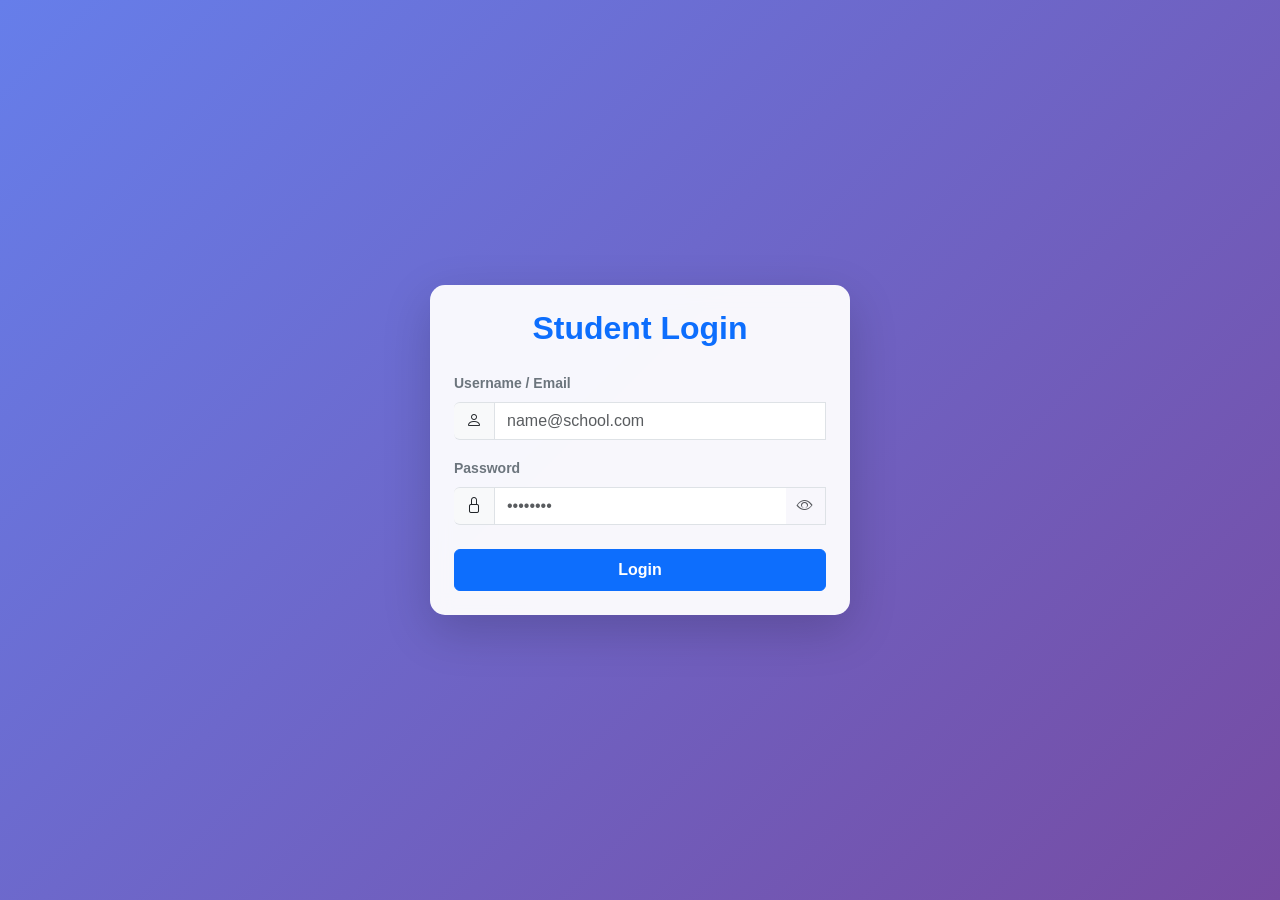
<file: index.html>
<!DOCTYPE html>
<html lang="en">
<head>
    <meta charset="UTF-8">
    <meta name="viewport" content="width=device-width, initial-scale=1">
    <title>Student Login</title>

    <link href="https://cdn.jsdelivr.net/npm/bootstrap@5.3.3/dist/css/bootstrap.min.css" rel="stylesheet">
    <link rel="stylesheet" href="https://cdn.jsdelivr.net/npm/bootstrap-icons@1.11.3/font/bootstrap-icons.min.css">

    <style>
        /* Custom Styling embedded directly */
        body.login-bg {
            background: linear-gradient(135deg, #667eea 0%, #764ba2 100%);
            min-height: 100vh;
            font-family: 'Segoe UI', Tahoma, Geneva, Verdana, sans-serif;
        }

        .login-card {
            width: 100%;
            max-width: 420px;
            border: none;
            border-radius: 15px;
            background: rgba(255, 255, 255, 0.95);
            backdrop-filter: blur(10px);
            transition: transform 0.3s ease, box-shadow 0.3s ease;
        }

        /* Subtle hover effect for interactivity */
        .login-card:hover {
            transform: translateY(-5px);
            box-shadow: 0 15px 30px rgba(0, 0, 0, 0.25) !important;
        }

        .input-group-text {
            background-color: transparent;
            border-left: none;
            cursor: pointer;
        }

        .form-control:focus + .input-group-text {
            border-color: #86b7fe;
        }
        
        .password-toggle {
            transition: color 0.2s;
        }
        
        .password-toggle:hover {
            color: #0d6efd !important;
        }
    </style>
</head>
<body class="login-bg">

<div class="container vh-100 d-flex justify-content-center align-items-center">

    <div class="card shadow-lg p-4 login-card">
        
        <h2 class="text-center text-primary mb-4 fw-bold">Student Login</h2>
        
        <form id="loginForm" novalidate>
            
            <div class="mb-3">
                <label for="username" class="form-label text-secondary small fw-semibold">Username / Email</label>
                <div class="input-group">
                    <span class="input-group-text bg-light"><i class="bi bi-person"></i></span>
                    <input type="email" id="username" class="form-control" placeholder="name@school.com" required>
                    <div class="invalid-feedback">Please enter a valid email address.</div>
                </div>
            </div>

            <div class="mb-4">
                <label for="password" class="form-label text-secondary small fw-semibold">Password</label>
                <div class="input-group">
                    <span class="input-group-text bg-light"><i class="bi bi-lock"></i></span>
                    <input type="password" id="password" class="form-control" style="border-right: none;" placeholder="••••••••" required>
                    <span class="input-group-text text-muted" id="togglePassword">
                        <i class="bi bi-eye password-toggle"></i>
                    </span>
                    <div class="invalid-feedback">Password cannot be empty.</div>
                </div>
            </div>

            <button type="submit" id="submitBtn" class="btn btn-primary w-100 fw-bold py-2">
                <span id="btnText">Login</span>
                <span id="btnSpinner" class="spinner-border spinner-border-sm d-none" role="status" aria-hidden="true"></span>
            </button>
            
        </form>

    </div>
</div>

<script src="https://cdn.jsdelivr.net/npm/bootstrap@5.3.3/dist/js/bootstrap.bundle.min.js"></script>

<script>
    // 1. Interactive Password Visibility Toggle
    const togglePassword = document.querySelector('#togglePassword');
    const passwordInput = document.querySelector('#password');

    togglePassword.addEventListener('click', function () {
        const type = passwordInput.getAttribute('type') === 'password' ? 'text' : 'password';
        passwordInput.setAttribute('type', type);
        
        // Toggle the eye icon design
        this.querySelector('i').classList.toggle('bi-eye');
        this.querySelector('i').classList.toggle('bi-eye-slash');
    });

    // 2. Interactive Form Validation and Loading State
    const form = document.querySelector('#loginForm');
    const submitBtn = document.querySelector('#submitBtn');
    const btnText = document.querySelector('#btnText');
    const btnSpinner = document.querySelector('#btnSpinner');

    form.addEventListener('submit', function (event) {
        event.preventDefault(); // Stop standard form submission
        event.stopPropagation();

        // Check Bootstrap validation rules
        if (!form.checkValidity()) {
            form.classList.add('was-validated');
        } else {
            // Trigger interactive loading animation
            submitBtn.disabled = true;
            btnText.textContent = "Authenticating...";
            btnSpinner.classList.remove('d-none');

            // Simulate server authentication delay before redirecting
            setTimeout(() => {
                window.location.href = "dashboard.html";
            }, 1500);
        }
    });
</script>

</body>
</html>
</file>
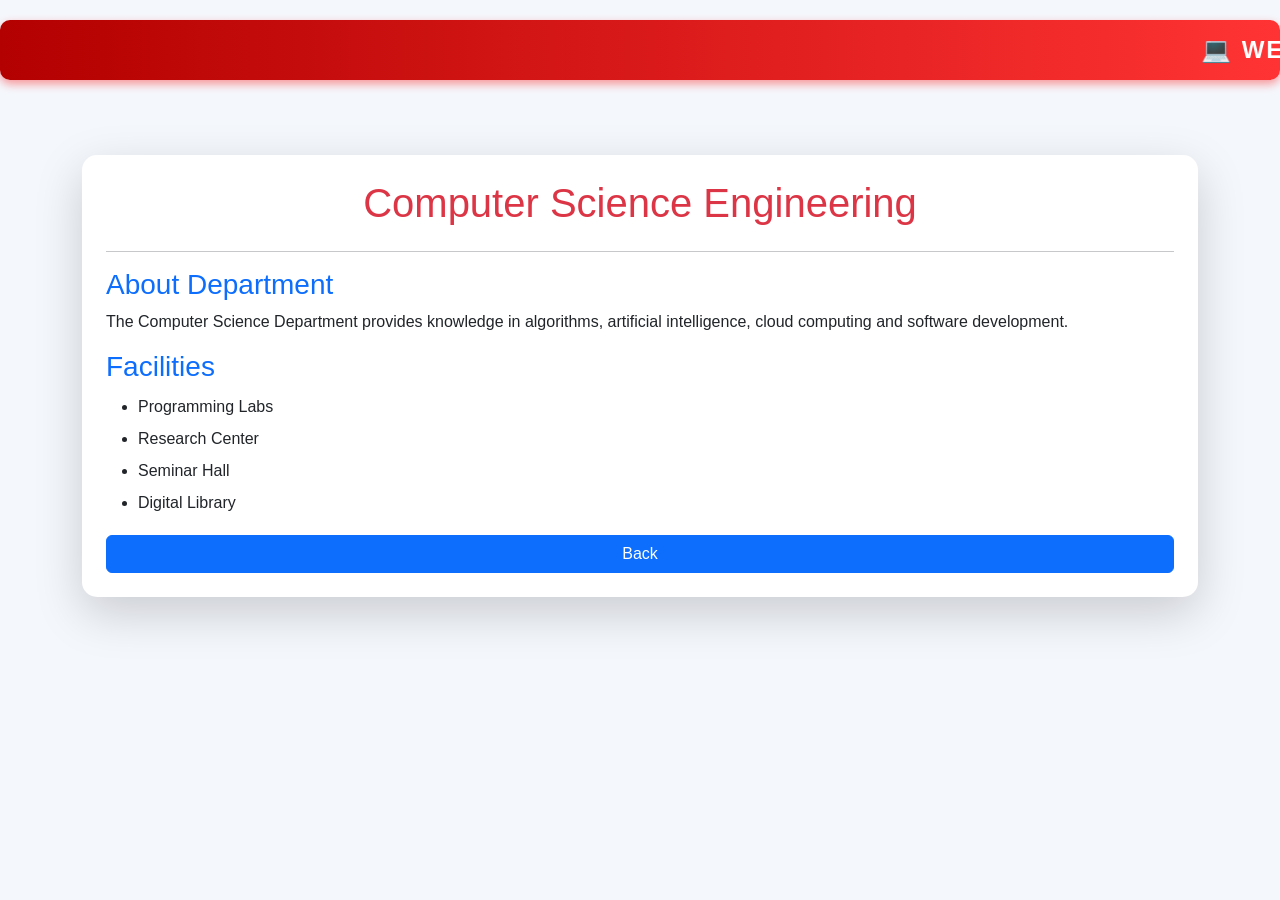
<file: cse.html>
<!DOCTYPE html>
<html lang="en">
<head>

<meta charset="UTF-8">

<title>CSE Department</title>

<link href="https://cdn.jsdelivr.net/npm/bootstrap@5.3.3/dist/css/bootstrap.min.css" rel="stylesheet">

<link rel="stylesheet" href="style.css">

</head>

<body>
<marquee class="notice" direction="left" scrollamount="8">
    💻 Welcome to the Computer Science Engineering Department 💻
</marquee>
<div class="container py-5">

<div class="card shadow-lg p-4">

<h1 class="text-center text-danger">
Computer Science Engineering
</h1>

<hr>

<h3>About Department</h3>

<p>
The Computer Science Department provides knowledge in algorithms,
artificial intelligence, cloud computing and software development.
</p>

<h3>Facilities</h3>

<ul>
<li>Programming Labs</li>
<li>Research Center</li>
<li>Seminar Hall</li>
<li>Digital Library</li>
</ul>

<a href="dashboard.html" class="btn btn-primary">
Back
</a>

</div>

</div>

</body>
</html>
</file>
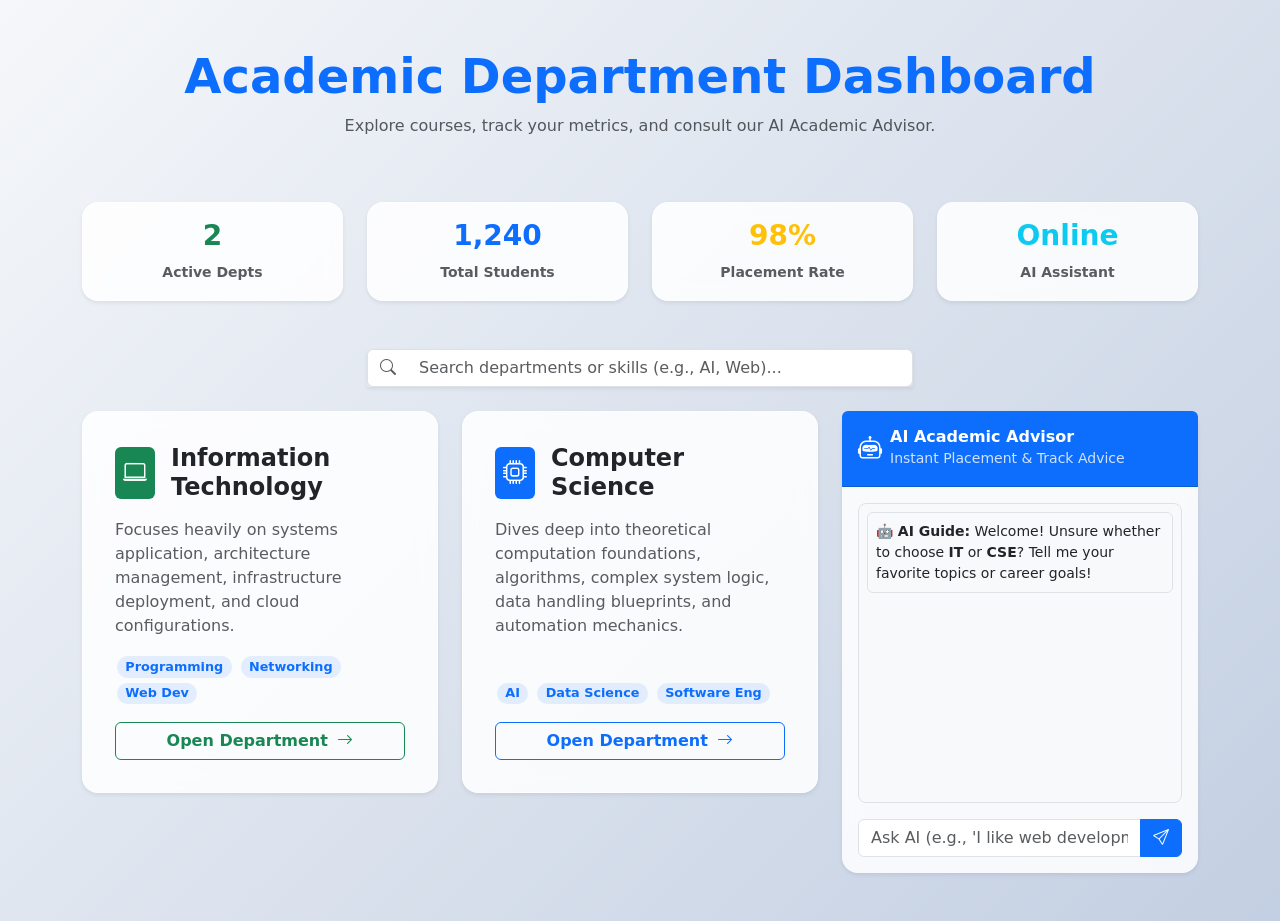
<file: dashboard.html>
<!DOCTYPE html>
<html lang="en">
<head>
    <meta charset="UTF-8">
    <meta name="viewport" content="width=device-width, initial-scale=1">
    <title>Department Dashboard</title>

    <link href="https://cdn.jsdelivr.net/npm/bootstrap@5.3.3/dist/css/bootstrap.min.css" rel="stylesheet">
    <link rel="stylesheet" href="https://cdn.jsdelivr.net/npm/bootstrap-icons@1.11.3/font/bootstrap-icons.min.css">

    <style>
        :root {
            --bg-gradient: linear-gradient(135deg, #f5f7fa 0%, #c3cfe2 100%);
            --card-hover-transform: translateY(-5px);
        }

        body {
            background: var(--bg-gradient);
            min-height: 100vh;
            font-family: 'Segoe UI', system-ui, sans-serif;
        }

        /* Glassmorphism styles for modern look */
        .glass-card {
            background: rgba(255, 255, 255, 0.85);
            backdrop-filter: blur(10px);
            border: 1px solid rgba(255, 255, 255, 0.5);
            border-radius: 16px;
            transition: all 0.3s cubic-bezier(0.25, 0.8, 0.25, 1);
        }

        .department-card:hover {
            transform: var(--card-hover-transform);
            box-shadow: 0 15px 30px rgba(0, 0, 0, 0.15) !important;
            border-color: #0d6efd;
        }

        /* AI Chat Widget Styles */
        .chat-window {
            height: 300px;
            overflow-y: auto;
            border: 1px solid #dee2e6;
            background: #f8f9fa;
            border-radius: 8px;
        }

        .badge-tech {
            background-color: rgba(13, 110, 253, 0.1);
            color: #0d6efd;
            font-size: 0.8rem;
            margin: 2px;
        }
    </style>
</head>
<body>

<div class="container py-5">
    
    <div class="row mb-5 text-center">
        <div class="col-12">
            <h1 class="display-5 fw-bold text-primary mb-2">Academic Department Dashboard</h1>
            <p class="text-muted">Explore courses, track your metrics, and consult our AI Academic Advisor.</p>
        </div>
    </div>

    <div class="row g-4 mb-5 text-center">
        <div class="col-6 col-md-3">
            <div class="p-3 glass-card shadow-sm">
                <h3 class="fw-bold text-success">2</h3>
                <span class="text-muted small uppercase fw-semibold">Active Depts</span>
            </div>
        </div>
        <div class="col-6 col-md-3">
            <div class="p-3 glass-card shadow-sm">
                <h3 class="fw-bold text-primary">1,240</h3>
                <span class="text-muted small uppercase fw-semibold">Total Students</span>
            </div>
        </div>
        <div class="col-6 col-md-3">
            <div class="p-3 glass-card shadow-sm">
                <h3 class="fw-bold text-warning">98%</h3>
                <span class="text-muted small uppercase fw-semibold">Placement Rate</span>
            </div>
        </div>
        <div class="col-6 col-md-3">
            <div class="p-3 glass-card shadow-sm">
                <h3 class="fw-bold text-info">Online</h3>
                <span class="text-muted small uppercase fw-semibold">AI Assistant</span>
            </div>
        </div>
    </div>

    <div class="row mb-4 justify-content-center">
        <div class="col-md-6">
            <div class="input-group shadow-sm">
                <span class="input-group-text bg-white border-end-0"><i class="bi bi-search text-muted"></i></span>
                <input type="text" id="deptSearch" class="form-control border-start-0" placeholder="Search departments or skills (e.g., AI, Web)...">
            </div>
        </div>
    </div>

    <div class="row g-4">
        
        <div class="col-lg-8">
            <div class="row g-4" id="departmentContainer">
                
                <div class="col-md-6 department-item" data-tags="information technology programming networking web development it">
                    <div class="card h-100 shadow-sm glass-card department-card p-3">
                        <div class="card-body d-flex flex-column">
                            <div class="d-flex align-items-center mb-3">
                                <div class="bg-success text-white rounded p-2 me-3"><i class="bi bi-laptop fs-4"></i></div>
                                <h4 class="card-title mb-0 fw-bold">Information Technology</h4>
                            </div>
                            <p class="card-text text-muted flex-grow-1">Focuses heavily on systems application, architecture management, infrastructure deployment, and cloud configurations.</p>
                            <div class="mb-3">
                                <span class="badge badge-tech rounded-pill">Programming</span>
                                <span class="badge badge-tech rounded-pill">Networking</span>
                                <span class="badge badge-tech rounded-pill">Web Dev</span>
                            </div>
                            <a href="it.html" class="btn btn-outline-success w-100 fw-semibold mt-auto">Open Department <i class="bi bi-arrow-right ms-1"></i></a>
                        </div>
                    </div>
                </div>

                <div class="col-md-6 department-item" data-tags="computer science ai data science software engineering cse">
                    <div class="card h-100 shadow-sm glass-card department-card p-3">
                        <div class="card-body d-flex flex-column">
                            <div class="d-flex align-items-center mb-3">
                                <div class="bg-primary text-white rounded p-2 me-3"><i class="bi bi-cpu fs-4"></i></div>
                                <h4 class="card-title mb-0 fw-bold">Computer Science</h4>
                            </div>
                            <p class="card-text text-muted flex-grow-1">Dives deep into theoretical computation foundations, algorithms, complex system logic, data handling blueprints, and automation mechanics.</p>
                            <div class="mb-3">
                                <span class="badge badge-tech rounded-pill">AI</span>
                                <span class="badge badge-tech rounded-pill">Data Science</span>
                                <span class="badge badge-tech rounded-pill">Software Eng</span>
                            </div>
                            <a href="cse.html" class="btn btn-outline-primary w-100 fw-semibold mt-auto">Open Department <i class="bi bi-arrow-right ms-1"></i></a>
                        </div>
                    </div>
                </div>

            </div>
            <div id="noResults" class="text-center py-5 d-none">
                <i class="bi bi-exclamation-circle text-muted fs-1"></i>
                <p class="text-muted mt-2">No departments match your search keywords.</p>
            </div>
        </div>

        <div class="col-lg-4">
            <div class="card glass-card shadow-sm border-0 h-100">
                <div class="card-header bg-primary text-white d-flex align-items-center rounded-top p-3">
                    <i class="bi bi-robot fs-4 me-2"></i>
                    <div>
                        <h6 class="mb-0 fw-bold">AI Academic Advisor</h6>
                        <small style="opacity: 0.8;">Instant Placement & Track Advice</small>
                    </div>
                </div>
                <div class="card-body d-flex flex-column p-3">
                    <div class="chat-window p-2 mb-3 flex-grow-1 d-flex flex-column gap-2" id="chatBox">
                        <div class="p-2 bg-light rounded text-dark small self-align-start border">
                            <strong>🤖 AI Guide:</strong> Welcome! Unsure whether to choose <b>IT</b> or <b>CSE</b>? Tell me your favorite topics or career goals!
                        </div>
                    </div>
                    <div class="input-group">
                        <input type="text" id="chatInput" class="form-control" placeholder="Ask AI (e.g., 'I like web development'...)">
                        <button class="btn btn-primary" id="sendBtn" type="button"><i class="bi bi-send"></i></button>
                    </div>
                </div>
            </div>
        </div>

    </div>
</div>

<script src="https://cdn.jsdelivr.net/npm/bootstrap@5.3.3/dist/js/bootstrap.bundle.min.js"></script>

<script>
    // --- FEATURE 1: LIVE INTERACTIVE SEARCH FILTER ---
    const searchInput = document.getElementById('deptSearch');
    const items = document.querySelectorAll('.department-item');
    const noResults = document.getElementById('noResults');

    searchInput.addEventListener('input', function(e) {
        const query = e.target.value.toLowerCase().trim();
        let matches = 0;

        items.forEach(item => {
            const tags = item.getAttribute('data-tags');
            if (tags.includes(query)) {
                item.style.display = 'block';
                matches++;
            } else {
                item.style.display = 'none';
            }
        });

        if (matches === 0) {
            noResults.classList.remove('d-none');
        } else {
            noResults.classList.add('d-none');
        }
    });

    // --- FEATURE 2: INTERACTIVE SIMULATED AI COMPONENT ---
    const chatBox = document.getElementById('chatBox');
    const chatInput = document.getElementById('chatInput');
    const sendBtn = document.getElementById('sendBtn');

    function appendMessage(sender, text, isAi = false) {
        const msgDiv = document.createElement('div');
        msgDiv.className = `p-2 rounded small border ${isAi ? 'bg-light text-dark align-self-start' : 'bg-primary text-white align-self-end text-end'}`;
        msgDiv.style.maxWidth = '85%';
        msgDiv.innerHTML = `<strong>${sender}:</strong> ${text}`;
        chatBox.appendChild(msgDiv);
        chatBox.scrollTop = chatBox.scrollHeight;
    }

    function processAiResponse(userMessage) {
        const input = userMessage.toLowerCase();
        
        // Dynamic simulated response decision processing graph rules
        if (input.includes('web') || input.includes('networking') || input.includes('program') || input.includes('it')) {
            return "Based on your interest, <b>Information Technology (IT)</b> fits perfectly! It focuses heavily on building websites, applications, and managing infrastructure networks.";
        } else if (input.includes('ai') || input.includes('data') || input.includes('code') || input.includes('software') || input.includes('cse')) {
            return "You sound like a great match for <b>Computer Science (CSE)</b>! This stream dives deep into algorithms, artificial intelligence engines, engineering foundations, and data science.";
        } else {
            return "Interesting! Both IT and CSE cover great paths. If you prefer building applications and maintaining infrastructures, try <b>IT</b>. If you like core engineering, math foundations, and AI models, explore <b>CSE</b>!";
        }
    }

    function handleSend() {
        const text = chatInput.value.trim();
        if(!text) return;

        // Append user prompt
        appendMessage('You', text, false);
        chatInput.value = '';

        // Add thinking animation wrapper
        const dynamicId = 'typing-' + Date.now();
        const typingDiv = document.createElement('div');
        typingDiv.id = dynamicId;
        typingDiv.className = 'p-2 rounded bg-light text-muted small align-self-start border italic';
        typingDiv.innerHTML = '🤖 <i>AI Advisor is formulating an analysis...</i>';
        chatBox.appendChild(typingDiv);
        chatBox.scrollTop = chatBox.scrollHeight;

        // Simulate network turnaround latency
        setTimeout(() => {
            document.getElementById(dynamicId).remove();
            const reply = processAiResponse(text);
            appendMessage('🤖 AI Guide', reply, true);
        }, 1000);
    }

    sendBtn.addEventListener('click', handleSend);
    chatInput.addEventListener('keypress', function(e) {
        if(e.key === 'Enter') handleSend();
    });
</script>

</body>
</html>
</file>
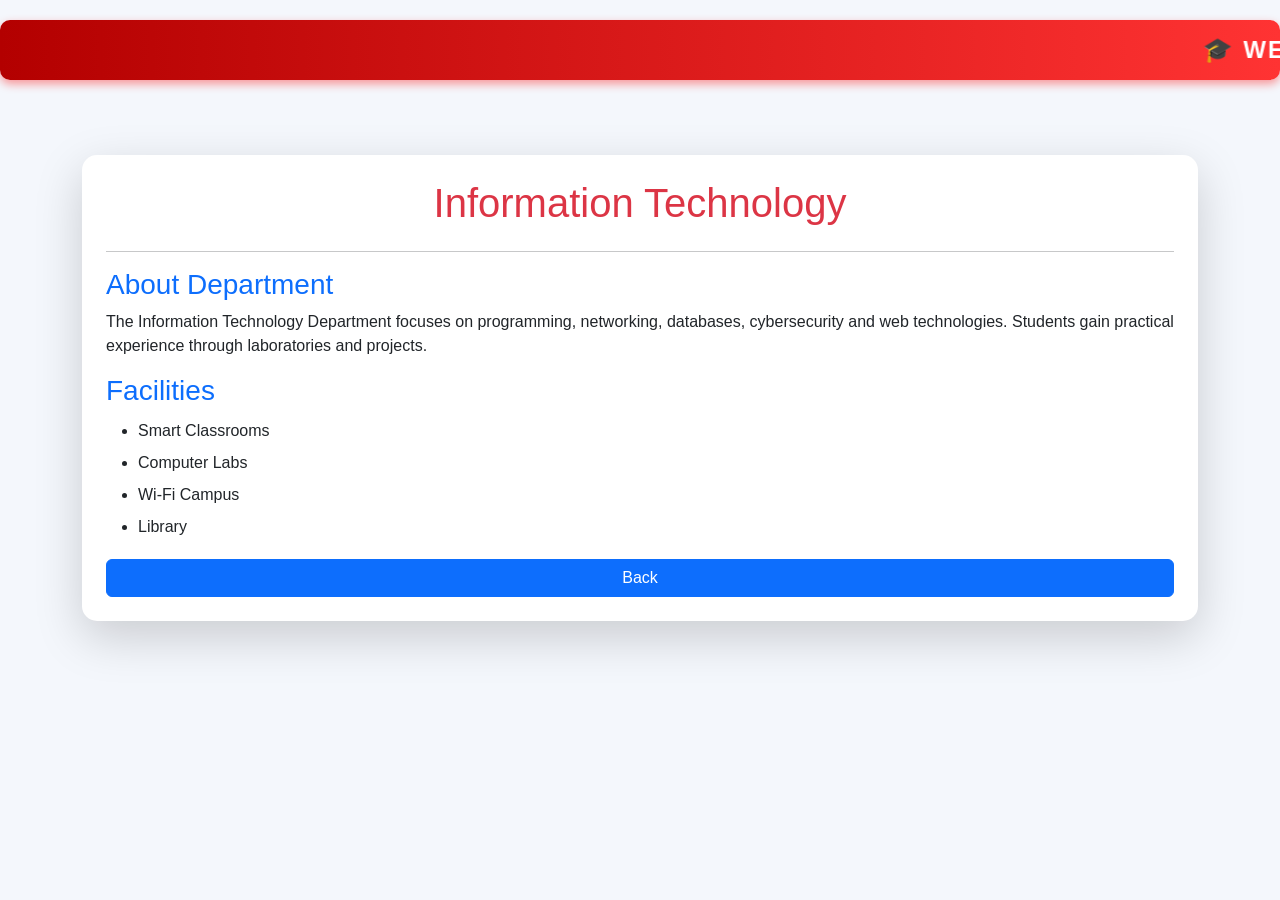
<file: it.html>
<!DOCTYPE html>
<html lang="en">
<head>

<meta charset="UTF-8">

<title>IT Department</title>

<link href="https://cdn.jsdelivr.net/npm/bootstrap@5.3.3/dist/css/bootstrap.min.css" rel="stylesheet">

<link rel="stylesheet" href="style.css">

</head>

<body>
    <marquee class="notice" direction="left" scrollamount="8">
    🎓 Welcome to the Information Technology Department 🎓
</marquee>

<div class="container py-5">

<div class="card shadow-lg p-4">

<h1 class="text-center text-danger">
Information Technology
</h1>

<hr>

<h3>About Department</h3>

<p>
The Information Technology Department focuses on programming,
networking, databases, cybersecurity and web technologies.
Students gain practical experience through laboratories and projects.
</p>

<h3>Facilities</h3>

<ul>
<li>Smart Classrooms</li>
<li>Computer Labs</li>
<li>Wi-Fi Campus</li>
<li>Library</li>
</ul>

<a href="dashboard.html" class="btn btn-primary">
Back
</a>

</div>

</div>

</body>
</html>
</file>
<file: style.css>
body{
    font-family:Segoe UI,sans-serif;
    background:#f4f7fc;
}

.login-bg{
    background:linear-gradient(135deg,#0d6efd,#6f42c1);
}

.login-card{
    width:380px;
    border-radius:20px;
}

.department{
    transition:.3s;
    border-radius:15px;
}

.department:hover{
    transform:translateY(-8px);
    box-shadow:0 10px 25px rgba(0,0,0,.3);
}

.card{
    border:none;
    border-radius:15px;
}
.notice{
    background: linear-gradient(to right,#b30000,#ff3333);
    color: white;
    font-size: 24px;
    font-weight: bold;
    padding: 12px;
    border-radius: 10px;
    margin: 20px 0;
    box-shadow: 0 4px 10px rgba(255,0,0,0.4);
    text-transform: uppercase;
    letter-spacing: 2px;
}
h3{
    color:#0d6efd;
}

ul{
    line-height:2;
}
</file>
